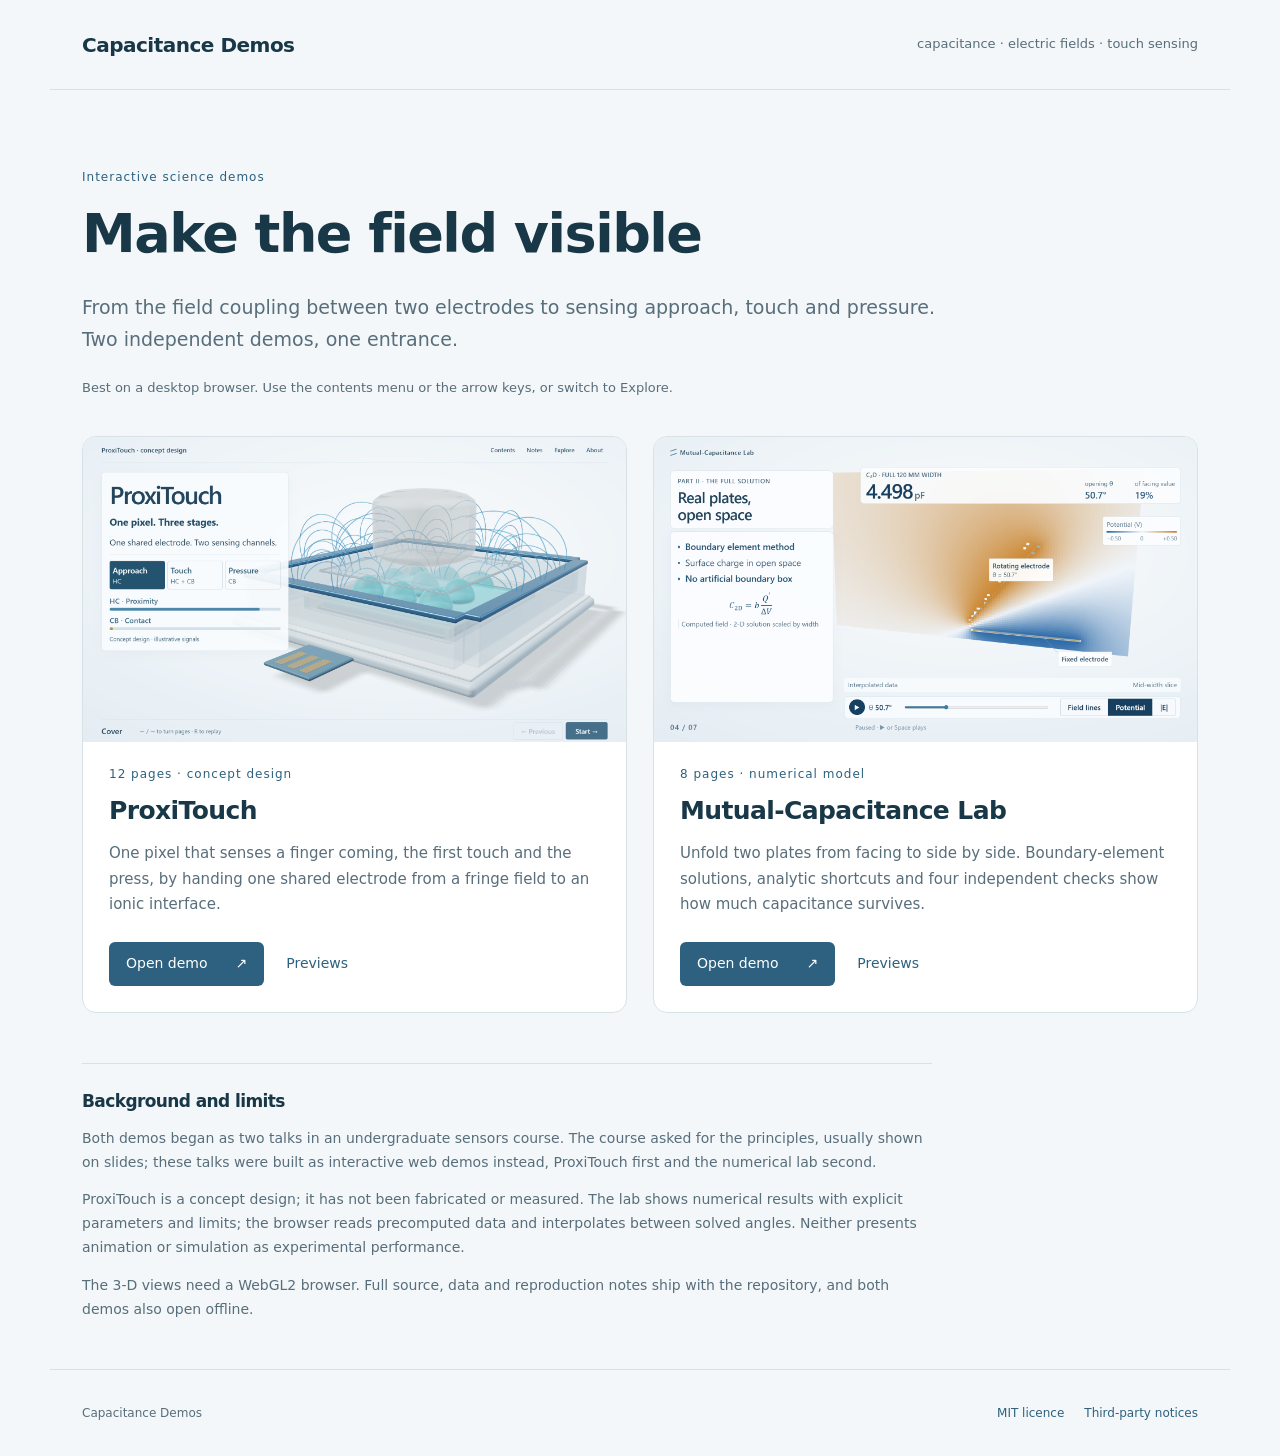
<file: index.html>
<!doctype html>
<html lang="en">
<head>
  <meta charset="utf-8">
  <meta name="viewport" content="width=device-width, initial-scale=1">
  <meta name="description" content="Interactive science demos on capacitance, touch sensing and electric-field models.">
  <title>Capacitance Demos · interactive science demos</title>
  <style>:root{color-scheme:light;--ink:#183747;--muted:#586e7b;--line:#d7e1e6;--accent:#2d617f;--bg:#f3f7f9}*{box-sizing:border-box}body{margin:0;background:var(--bg);color:var(--ink);font-family:Inter,"Segoe UI",system-ui,-apple-system,Arial,sans-serif;line-height:1.7}a{color:var(--accent);text-decoration:none}a:hover{text-decoration:underline}a:focus-visible{outline:3px solid #77a4c0;outline-offset:5px;border-radius:4px}header,main,footer{max-width:1180px;margin:auto;padding-left:32px;padding-right:32px}header{height:90px;display:flex;align-items:center;justify-content:space-between;border-bottom:1px solid var(--line)}.brand{font-size:20px;font-weight:700;color:var(--ink);letter-spacing:-.5px}header>span{font-size:13px;color:var(--muted)}.intro{padding:65px 0 36px}.eyebrow,.tag{font-size:12px;letter-spacing:1px;color:var(--accent)}h1{font-size:clamp(34px,5vw,54px);line-height:1.25;margin:13px 0 23px;letter-spacing:-1.5px}.lead{font-size:19px;margin:0;color:var(--muted)}.instruction{font-size:13px;color:var(--muted);margin:22px 0 0}.projects{display:grid;grid-template-columns:repeat(2,minmax(0,1fr));gap:26px}.card{background:#fff;border:1px solid var(--line);border-radius:14px;overflow:hidden}.preview{display:block;overflow:hidden;background:#eaf0f4;aspect-ratio:16/9}.preview img{display:block;width:100%;height:100%;object-fit:cover}.card-body{padding:22px 26px 26px}.tag{margin:0 0 10px}h2{font-size:25px;line-height:1.35;margin:0 0 13px;letter-spacing:-.6px}.card-body>p:not(.tag){font-size:15px;color:var(--muted);margin:0;min-height:77px}.links{display:flex;gap:22px;align-items:center;margin-top:24px;font-size:14px}.primary{display:inline-flex;gap:28px;align-items:center;background:var(--accent);color:#fff;border-radius:6px;padding:10px 17px}.primary:hover{background:#214c66;text-decoration:none}.scope{border-top:1px solid var(--line);margin-top:50px;padding-top:26px;max-width:850px}.scope h2{font-size:17px}.scope p{font-size:14px;color:var(--muted)}footer{margin-top:48px;min-height:87px;border-top:1px solid var(--line);display:flex;gap:16px;align-items:center;justify-content:space-between;font-size:12px;color:var(--muted)}footer div{display:flex;gap:20px}@media(max-width:700px){header,main,footer{padding-left:20px;padding-right:20px}header{height:74px}header>span{display:none}.intro{padding:42px 0 29px}.lead{font-size:17px}.projects{grid-template-columns:1fr;gap:22px}.card-body{padding:21px}.card-body>p:not(.tag){min-height:0}.scope{margin-top:34px}footer{flex-wrap:wrap;padding-top:15px;padding-bottom:15px}}
</style>
</head>
<body>
  <header><a class="brand" href="./index.html">Capacitance Demos</a><span>capacitance · electric fields · touch sensing</span></header>
  <main>
    <section class="intro">
      <p class="eyebrow">Interactive science demos</p>
      <h1>Make the field visible</h1>
      <p class="lead">From the field coupling between two electrodes to sensing approach, touch and pressure.<br>Two independent demos, one entrance.</p>
      <p class="instruction">Best on a desktop browser. Use the contents menu or the arrow keys, or switch to Explore.</p>
    </section>
    <section class="projects" aria-label="Demos">
      <article class="card">
        <a class="preview" href="./projects/proxitouch/index.html" aria-label="Open the ProxiTouch demo"><img src="./projects/proxitouch/previews/01-cover.png" alt="ProxiTouch cover: a capacitive pixel with field lines and an approaching target" width="1920" height="1080"></a>
        <div class="card-body"><p class="tag">12 pages · concept design</p><h2>ProxiTouch</h2><p>One pixel that senses a finger coming, the first touch and the press, by handing one shared electrode from a fringe field to an ionic interface.</p><div class="links"><a class="primary" href="./projects/proxitouch/index.html">Open demo <span aria-hidden="true">↗</span></a><a href="./projects/proxitouch/previews/index.html">Previews</a></div></div>
      </article>
      <article class="card">
        <a class="preview" href="./projects/mutual-capacitance/index.html" aria-label="Open the Mutual-Capacitance Lab"><img src="./projects/mutual-capacitance/previews/05-field-potential.png" alt="Computed potential around a rotating electrode next to a fixed one" width="1920" height="1080"></a>
        <div class="card-body"><p class="tag">8 pages · numerical model</p><h2>Mutual-Capacitance Lab</h2><p>Unfold two plates from facing to side by side. Boundary-element solutions, analytic shortcuts and four independent checks show how much capacitance survives.</p><div class="links"><a class="primary" href="./projects/mutual-capacitance/index.html">Open demo <span aria-hidden="true">↗</span></a><a href="./projects/mutual-capacitance/previews/index.html">Previews</a></div></div>
      </article>
    </section>
    <aside class="scope"><h2>Background and limits</h2><p>Both demos began as two talks in an undergraduate sensors course. The course asked for the principles, usually shown on slides; these talks were built as interactive web demos instead, ProxiTouch first and the numerical lab second.</p><p>ProxiTouch is a concept design; it has not been fabricated or measured. The lab shows numerical results with explicit parameters and limits; the browser reads precomputed data and interpolates between solved angles. Neither presents animation or simulation as experimental performance.</p><p>The 3-D views need a WebGL2 browser. Full source, data and reproduction notes ship with the repository, and both demos also open offline.</p></aside>
  </main>
  <footer><span>Capacitance Demos</span><div><a href="./LICENSE">MIT licence</a><a href="./THIRD_PARTY_NOTICES.md">Third-party notices</a></div></footer>
</body>
</html>
</file>
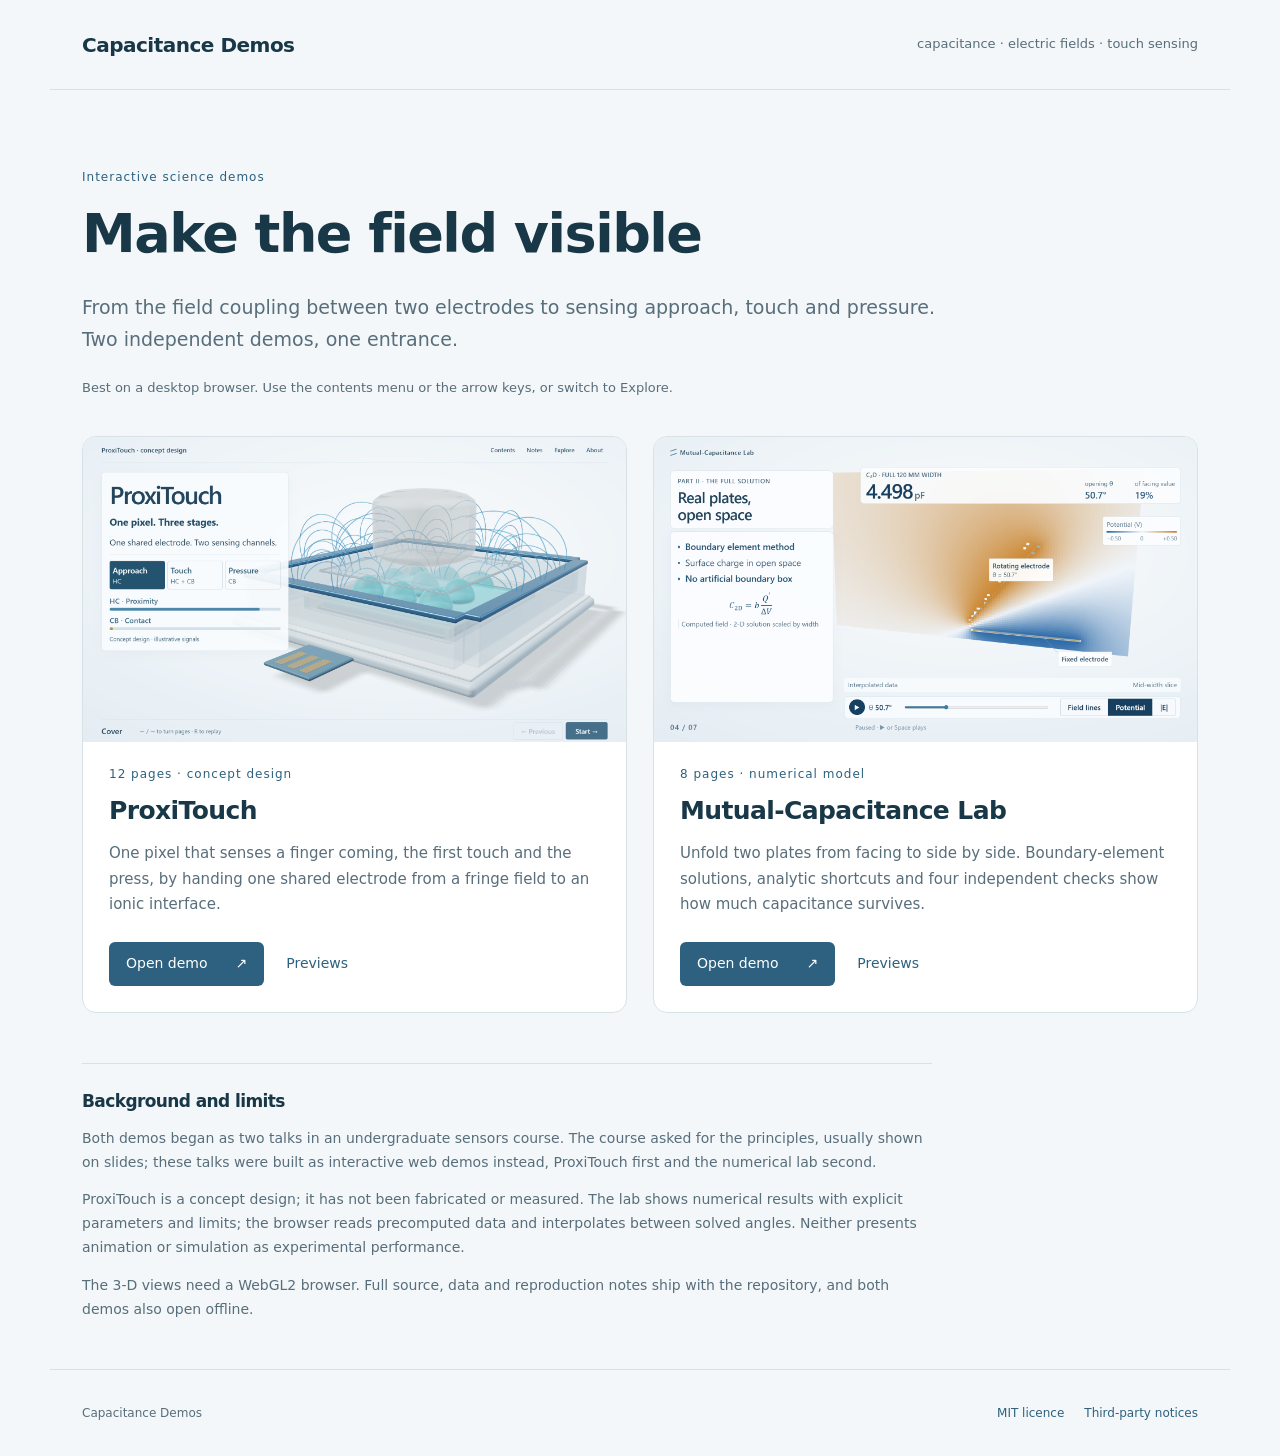
<file: source/index.html>
<!doctype html>
<html lang="en">
<head>
  <meta charset="utf-8">
  <meta name="viewport" content="width=device-width, initial-scale=1">
  <meta name="description" content="Interactive science demos on capacitance, touch sensing and electric-field models.">
  <title>Capacitance Demos · interactive science demos</title>
  <style>:root{color-scheme:light;--ink:#183747;--muted:#586e7b;--line:#d7e1e6;--accent:#2d617f;--bg:#f3f7f9}*{box-sizing:border-box}body{margin:0;background:var(--bg);color:var(--ink);font-family:Inter,"Segoe UI",system-ui,-apple-system,Arial,sans-serif;line-height:1.7}a{color:var(--accent);text-decoration:none}a:hover{text-decoration:underline}a:focus-visible{outline:3px solid #77a4c0;outline-offset:5px;border-radius:4px}header,main,footer{max-width:1180px;margin:auto;padding-left:32px;padding-right:32px}header{height:90px;display:flex;align-items:center;justify-content:space-between;border-bottom:1px solid var(--line)}.brand{font-size:20px;font-weight:700;color:var(--ink);letter-spacing:-.5px}header>span{font-size:13px;color:var(--muted)}.intro{padding:65px 0 36px}.eyebrow,.tag{font-size:12px;letter-spacing:1px;color:var(--accent)}h1{font-size:clamp(34px,5vw,54px);line-height:1.25;margin:13px 0 23px;letter-spacing:-1.5px}.lead{font-size:19px;margin:0;color:var(--muted)}.instruction{font-size:13px;color:var(--muted);margin:22px 0 0}.projects{display:grid;grid-template-columns:repeat(2,minmax(0,1fr));gap:26px}.card{background:#fff;border:1px solid var(--line);border-radius:14px;overflow:hidden}.preview{display:block;overflow:hidden;background:#eaf0f4;aspect-ratio:16/9}.preview img{display:block;width:100%;height:100%;object-fit:cover}.card-body{padding:22px 26px 26px}.tag{margin:0 0 10px}h2{font-size:25px;line-height:1.35;margin:0 0 13px;letter-spacing:-.6px}.card-body>p:not(.tag){font-size:15px;color:var(--muted);margin:0;min-height:77px}.links{display:flex;gap:22px;align-items:center;margin-top:24px;font-size:14px}.primary{display:inline-flex;gap:28px;align-items:center;background:var(--accent);color:#fff;border-radius:6px;padding:10px 17px}.primary:hover{background:#214c66;text-decoration:none}.scope{border-top:1px solid var(--line);margin-top:50px;padding-top:26px;max-width:850px}.scope h2{font-size:17px}.scope p{font-size:14px;color:var(--muted)}footer{margin-top:48px;min-height:87px;border-top:1px solid var(--line);display:flex;gap:16px;align-items:center;justify-content:space-between;font-size:12px;color:var(--muted)}footer div{display:flex;gap:20px}@media(max-width:700px){header,main,footer{padding-left:20px;padding-right:20px}header{height:74px}header>span{display:none}.intro{padding:42px 0 29px}.lead{font-size:17px}.projects{grid-template-columns:1fr;gap:22px}.card-body{padding:21px}.card-body>p:not(.tag){min-height:0}.scope{margin-top:34px}footer{flex-wrap:wrap;padding-top:15px;padding-bottom:15px}}
</style>
</head>
<body>
  <header><a class="brand" href="./index.html">Capacitance Demos</a><span>capacitance · electric fields · touch sensing</span></header>
  <main>
    <section class="intro">
      <p class="eyebrow">Interactive science demos</p>
      <h1>Make the field visible</h1>
      <p class="lead">From the field coupling between two electrodes to sensing approach, touch and pressure.<br>Two independent demos, one entrance.</p>
      <p class="instruction">Best on a desktop browser. Use the contents menu or the arrow keys, or switch to Explore.</p>
    </section>
    <section class="projects" aria-label="Demos">
      <article class="card">
        <a class="preview" href="./projects/proxitouch/index.html" aria-label="Open the ProxiTouch demo"><img src="./projects/proxitouch/previews/01-cover.png" alt="ProxiTouch cover: a capacitive pixel with field lines and an approaching target" width="1920" height="1080"></a>
        <div class="card-body"><p class="tag">12 pages · concept design</p><h2>ProxiTouch</h2><p>One pixel that senses a finger coming, the first touch and the press, by handing one shared electrode from a fringe field to an ionic interface.</p><div class="links"><a class="primary" href="./projects/proxitouch/index.html">Open demo <span aria-hidden="true">↗</span></a><a href="./projects/proxitouch/previews/index.html">Previews</a></div></div>
      </article>
      <article class="card">
        <a class="preview" href="./projects/mutual-capacitance/index.html" aria-label="Open the Mutual-Capacitance Lab"><img src="./projects/mutual-capacitance/previews/05-field-potential.png" alt="Computed potential around a rotating electrode next to a fixed one" width="1920" height="1080"></a>
        <div class="card-body"><p class="tag">8 pages · numerical model</p><h2>Mutual-Capacitance Lab</h2><p>Unfold two plates from facing to side by side. Boundary-element solutions, analytic shortcuts and four independent checks show how much capacitance survives.</p><div class="links"><a class="primary" href="./projects/mutual-capacitance/index.html">Open demo <span aria-hidden="true">↗</span></a><a href="./projects/mutual-capacitance/previews/index.html">Previews</a></div></div>
      </article>
    </section>
    <aside class="scope"><h2>Background and limits</h2><p>Both demos began as two talks in an undergraduate sensors course. The course asked for the principles, usually shown on slides; these talks were built as interactive web demos instead, ProxiTouch first and the numerical lab second.</p><p>ProxiTouch is a concept design; it has not been fabricated or measured. The lab shows numerical results with explicit parameters and limits; the browser reads precomputed data and interpolates between solved angles. Neither presents animation or simulation as experimental performance.</p><p>The 3-D views need a WebGL2 browser. Full source, data and reproduction notes ship with the repository, and both demos also open offline.</p></aside>
  </main>
  <footer><span>Capacitance Demos</span><div><a href="../LICENSE">MIT licence</a><a href="./THIRD_PARTY_NOTICES.md">Third-party notices</a></div></footer>
</body>
</html>
</file>
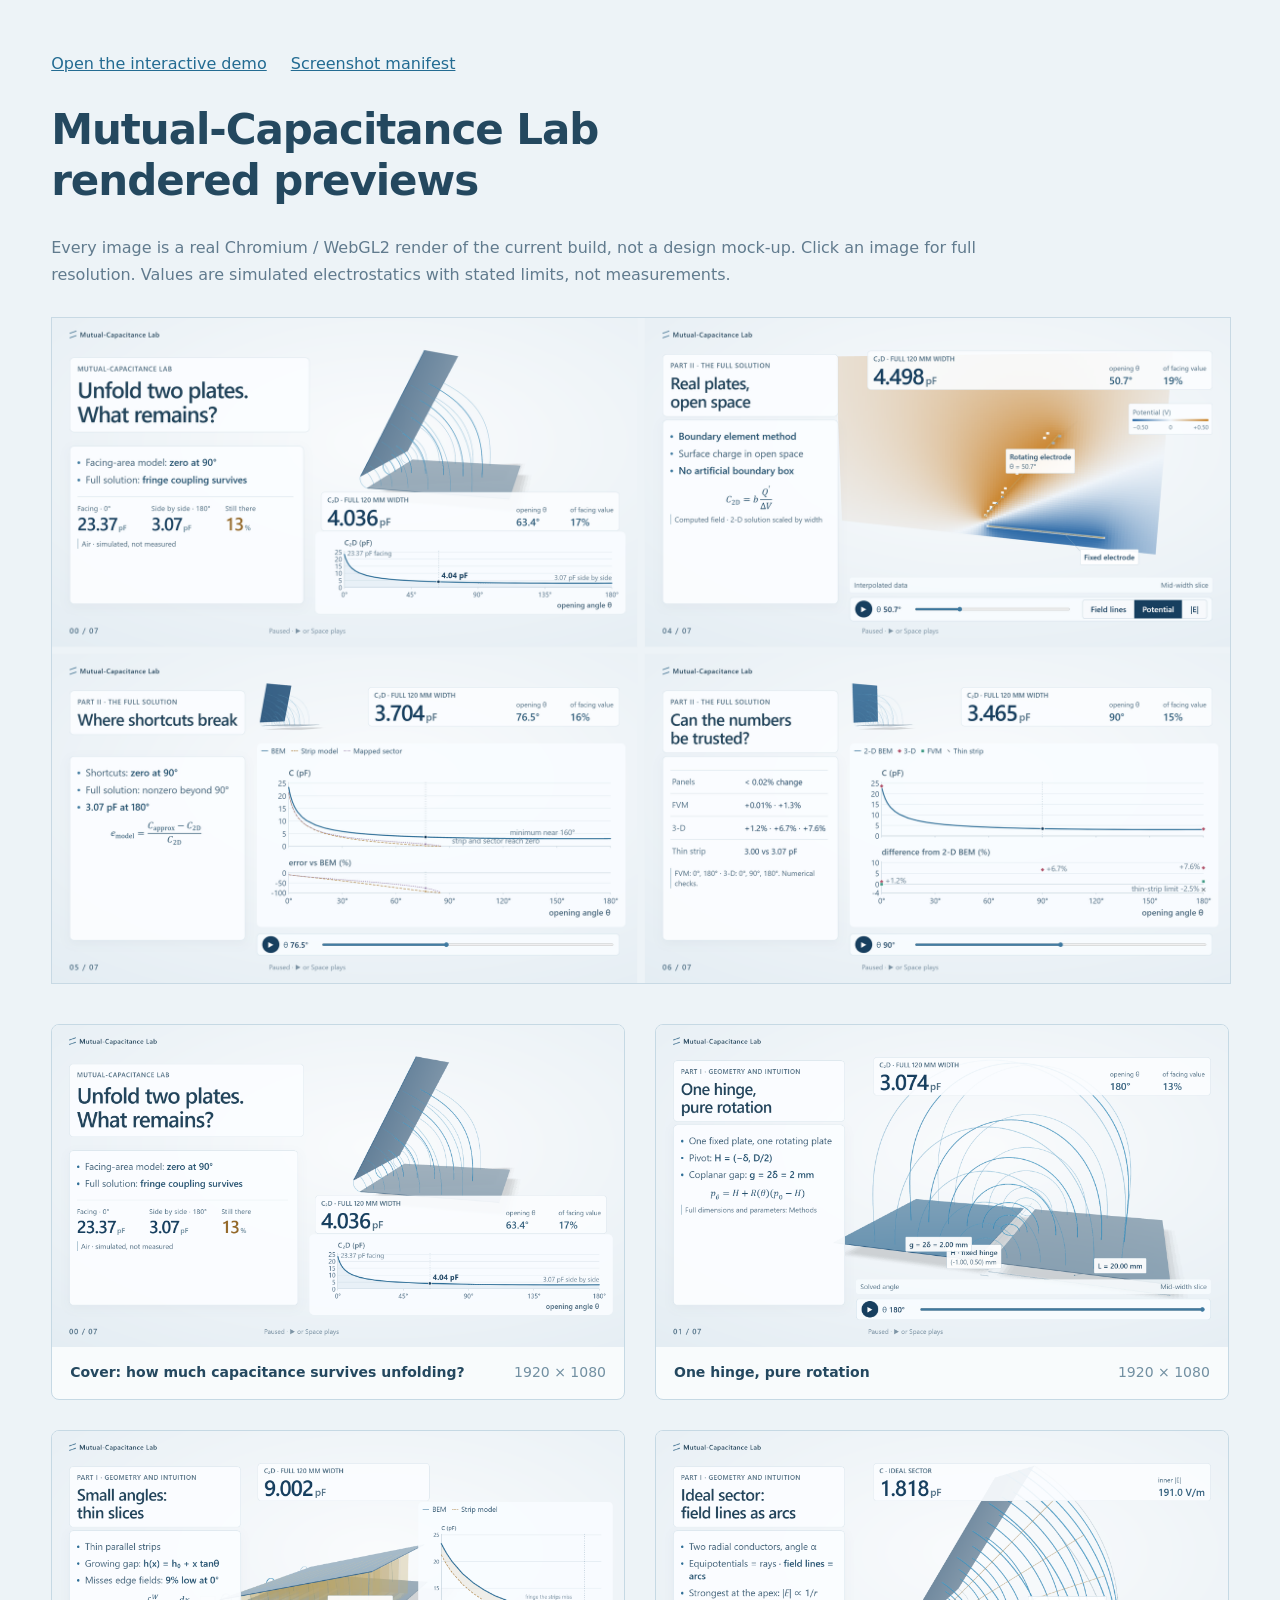
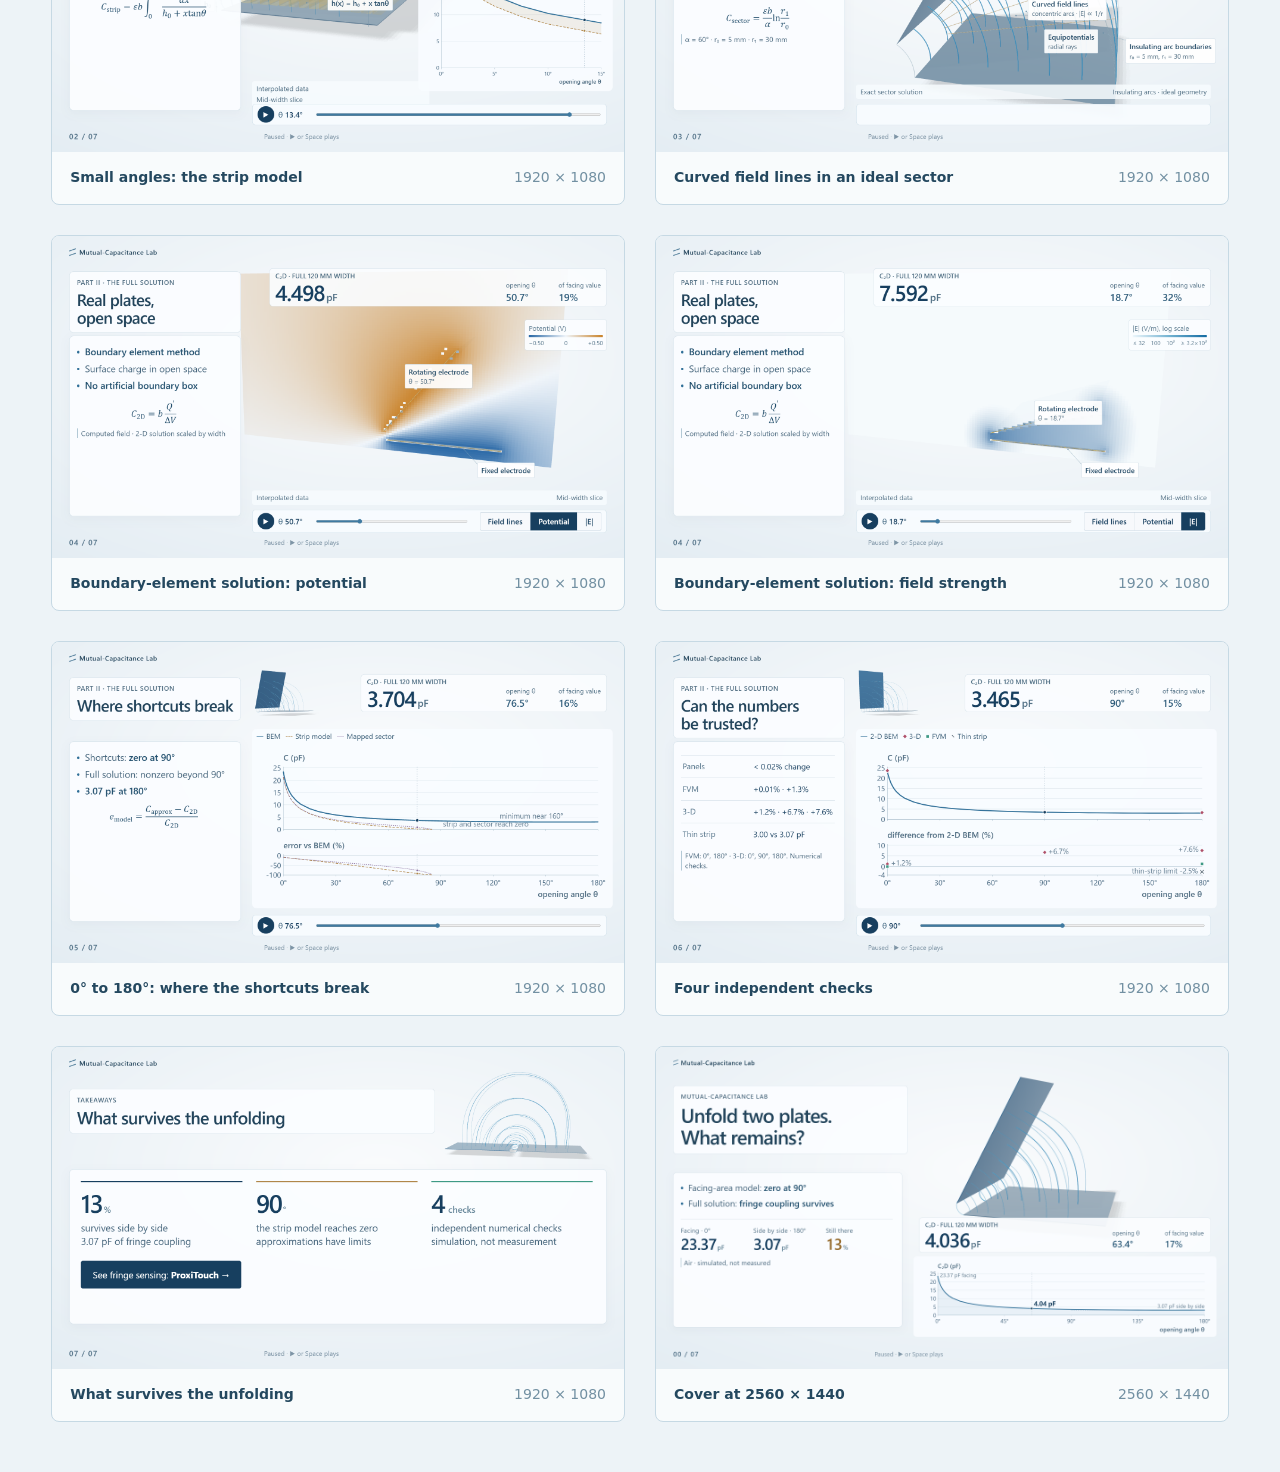
<file: projects/mutual-capacitance/previews/index.html>
<!doctype html><html lang="en"><meta charset="utf-8"><meta name="viewport" content="width=device-width,initial-scale=1"><title>Mutual-Capacitance Lab | Previews</title><style>body{margin:0;background:#edf3f7;color:#24485f;font:16px/1.7 Inter,"Segoe UI",system-ui,Arial,sans-serif}main{max-width:1500px;margin:auto;padding:50px 4vw}h1{font-weight:600;letter-spacing:-.025em;font-size:42px;line-height:1.2}p{max-width:1000px;color:#617b8e}a{color:#236b92}.grid{display:grid;grid-template-columns:repeat(2,minmax(0,1fr));gap:30px}figure{margin:0;background:#f8fbfc;border:1px solid #c6d9e4;border-radius:8px;overflow:hidden}img{display:block;width:100%;height:auto}figcaption{padding:14px 18px;display:flex;justify-content:space-between;gap:15px;font-size:14px}figcaption b{font-weight:550}figcaption span{color:#7290a2;white-space:nowrap}.wall{margin:28px 0 40px;border:1px solid #c8d9e4}nav{display:flex;gap:24px}@media(max-width:850px){.grid{grid-template-columns:1fr}h1{font-size:30px}}</style><main><nav><a href="../index.html">Open the interactive demo</a><a href="manifest.json">Screenshot manifest</a></nav><h1>Mutual-Capacitance Lab<br>rendered previews</h1><p>Every image is a real Chromium / WebGL2 render of the current build, not a design mock-up. Click an image for full resolution. Values are simulated electrostatics with stated limits, not measurements.</p><a href="overview.png"><img class="wall" src="overview.png" alt="Overview of four representative pages"></a><div class="grid"><figure><a href="01-cover.png"><img src="01-cover.png" loading="lazy" width="1920" height="1080" alt="Cover: how much capacitance survives unfolding?"></a><figcaption><b>Cover: how much capacitance survives unfolding?</b><span>1920 × 1080</span></figcaption></figure><figure><a href="02-hinge-geometry.png"><img src="02-hinge-geometry.png" loading="lazy" width="1920" height="1080" alt="One hinge, pure rotation"></a><figcaption><b>One hinge, pure rotation</b><span>1920 × 1080</span></figcaption></figure><figure><a href="03-small-angle-strips.png"><img src="03-small-angle-strips.png" loading="lazy" width="1920" height="1080" alt="Small angles: the strip model"></a><figcaption><b>Small angles: the strip model</b><span>1920 × 1080</span></figcaption></figure><figure><a href="04-ideal-sector.png"><img src="04-ideal-sector.png" loading="lazy" width="1920" height="1080" alt="Curved field lines in an ideal sector"></a><figcaption><b>Curved field lines in an ideal sector</b><span>1920 × 1080</span></figcaption></figure><figure><a href="05-field-potential.png"><img src="05-field-potential.png" loading="lazy" width="1920" height="1080" alt="Boundary-element solution: potential"></a><figcaption><b>Boundary-element solution: potential</b><span>1920 × 1080</span></figcaption></figure><figure><a href="06-field-strength.png"><img src="06-field-strength.png" loading="lazy" width="1920" height="1080" alt="Boundary-element solution: field strength"></a><figcaption><b>Boundary-element solution: field strength</b><span>1920 × 1080</span></figcaption></figure><figure><a href="07-angle-sweep.png"><img src="07-angle-sweep.png" loading="lazy" width="1920" height="1080" alt="0° to 180°: where the shortcuts break"></a><figcaption><b>0° to 180°: where the shortcuts break</b><span>1920 × 1080</span></figcaption></figure><figure><a href="08-checks.png"><img src="08-checks.png" loading="lazy" width="1920" height="1080" alt="Four independent checks"></a><figcaption><b>Four independent checks</b><span>1920 × 1080</span></figcaption></figure><figure><a href="09-takeaways.png"><img src="09-takeaways.png" loading="lazy" width="1920" height="1080" alt="What survives the unfolding"></a><figcaption><b>What survives the unfolding</b><span>1920 × 1080</span></figcaption></figure><figure><a href="hero-2560.png"><img src="hero-2560.png" loading="lazy" width="2560" height="1440" alt="Cover at 2560 × 1440"></a><figcaption><b>Cover at 2560 × 1440</b><span>2560 × 1440</span></figcaption></figure></div></main></html>
</file>
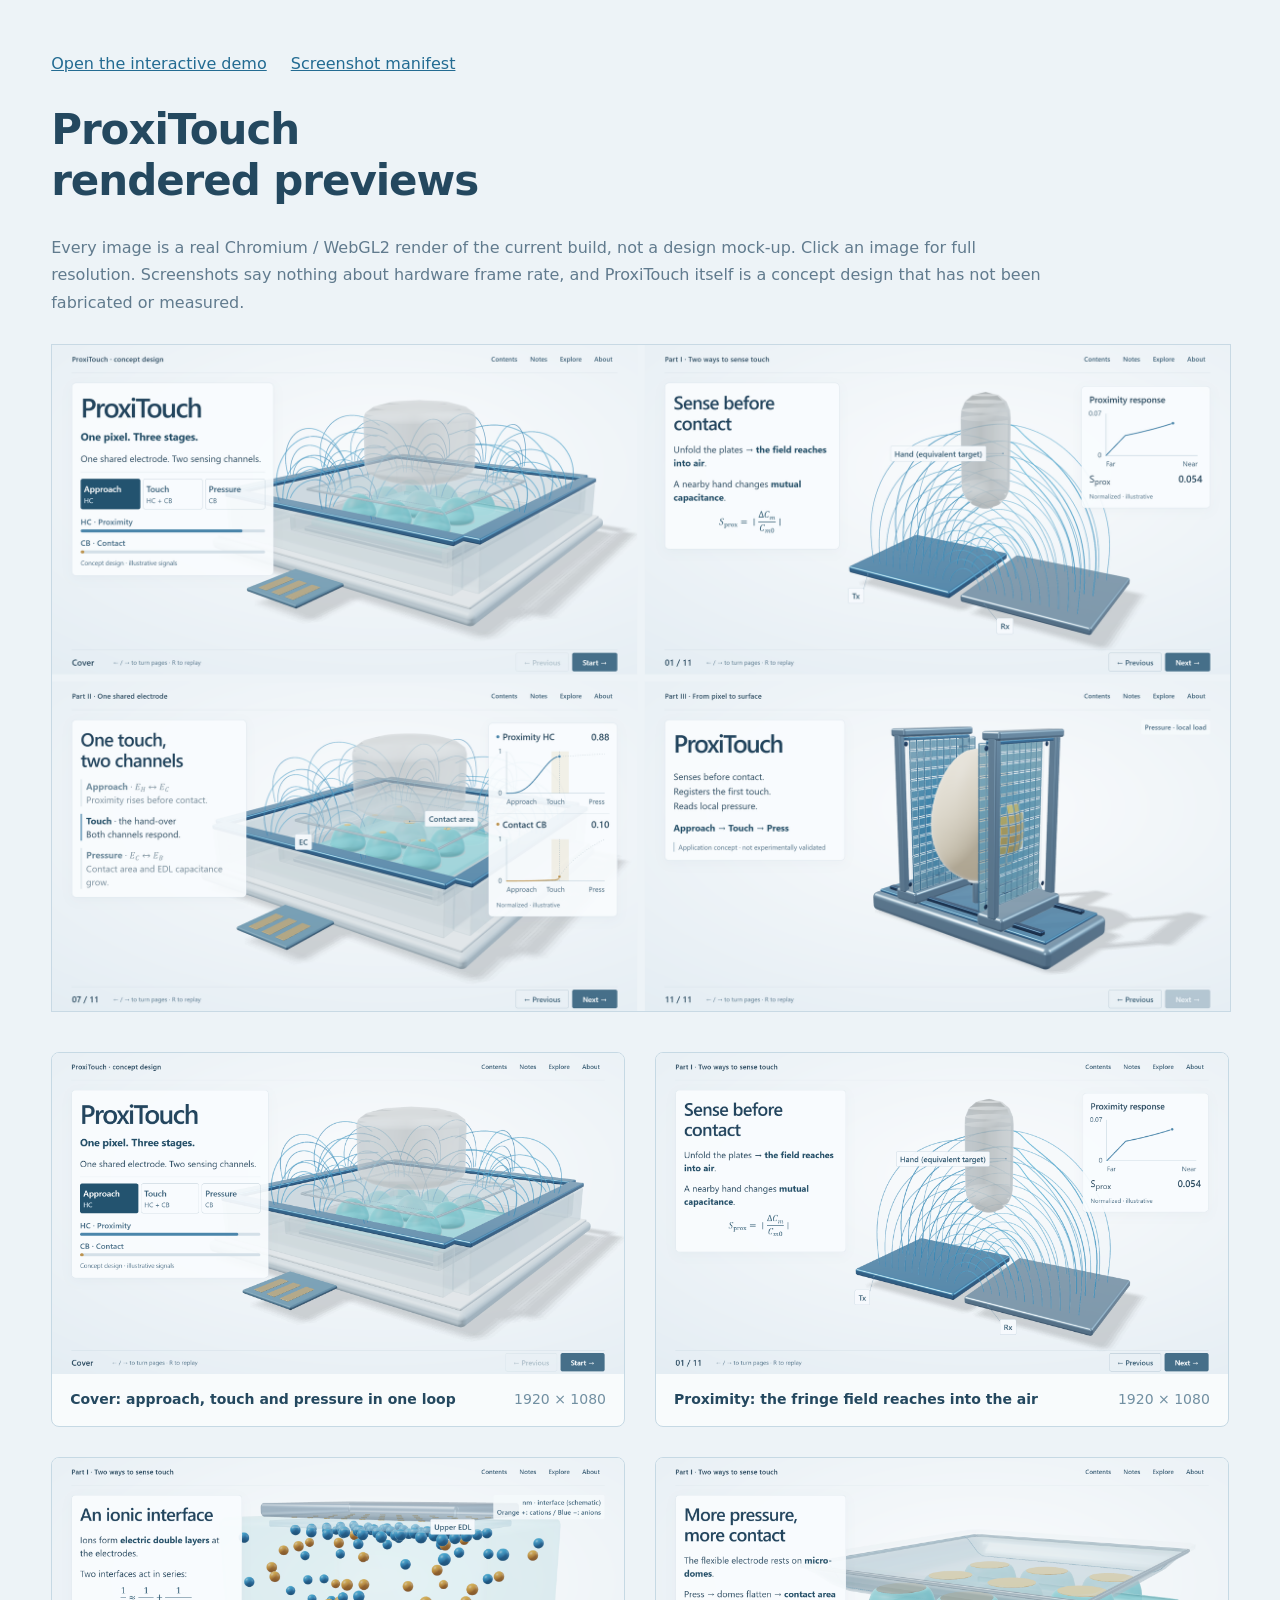
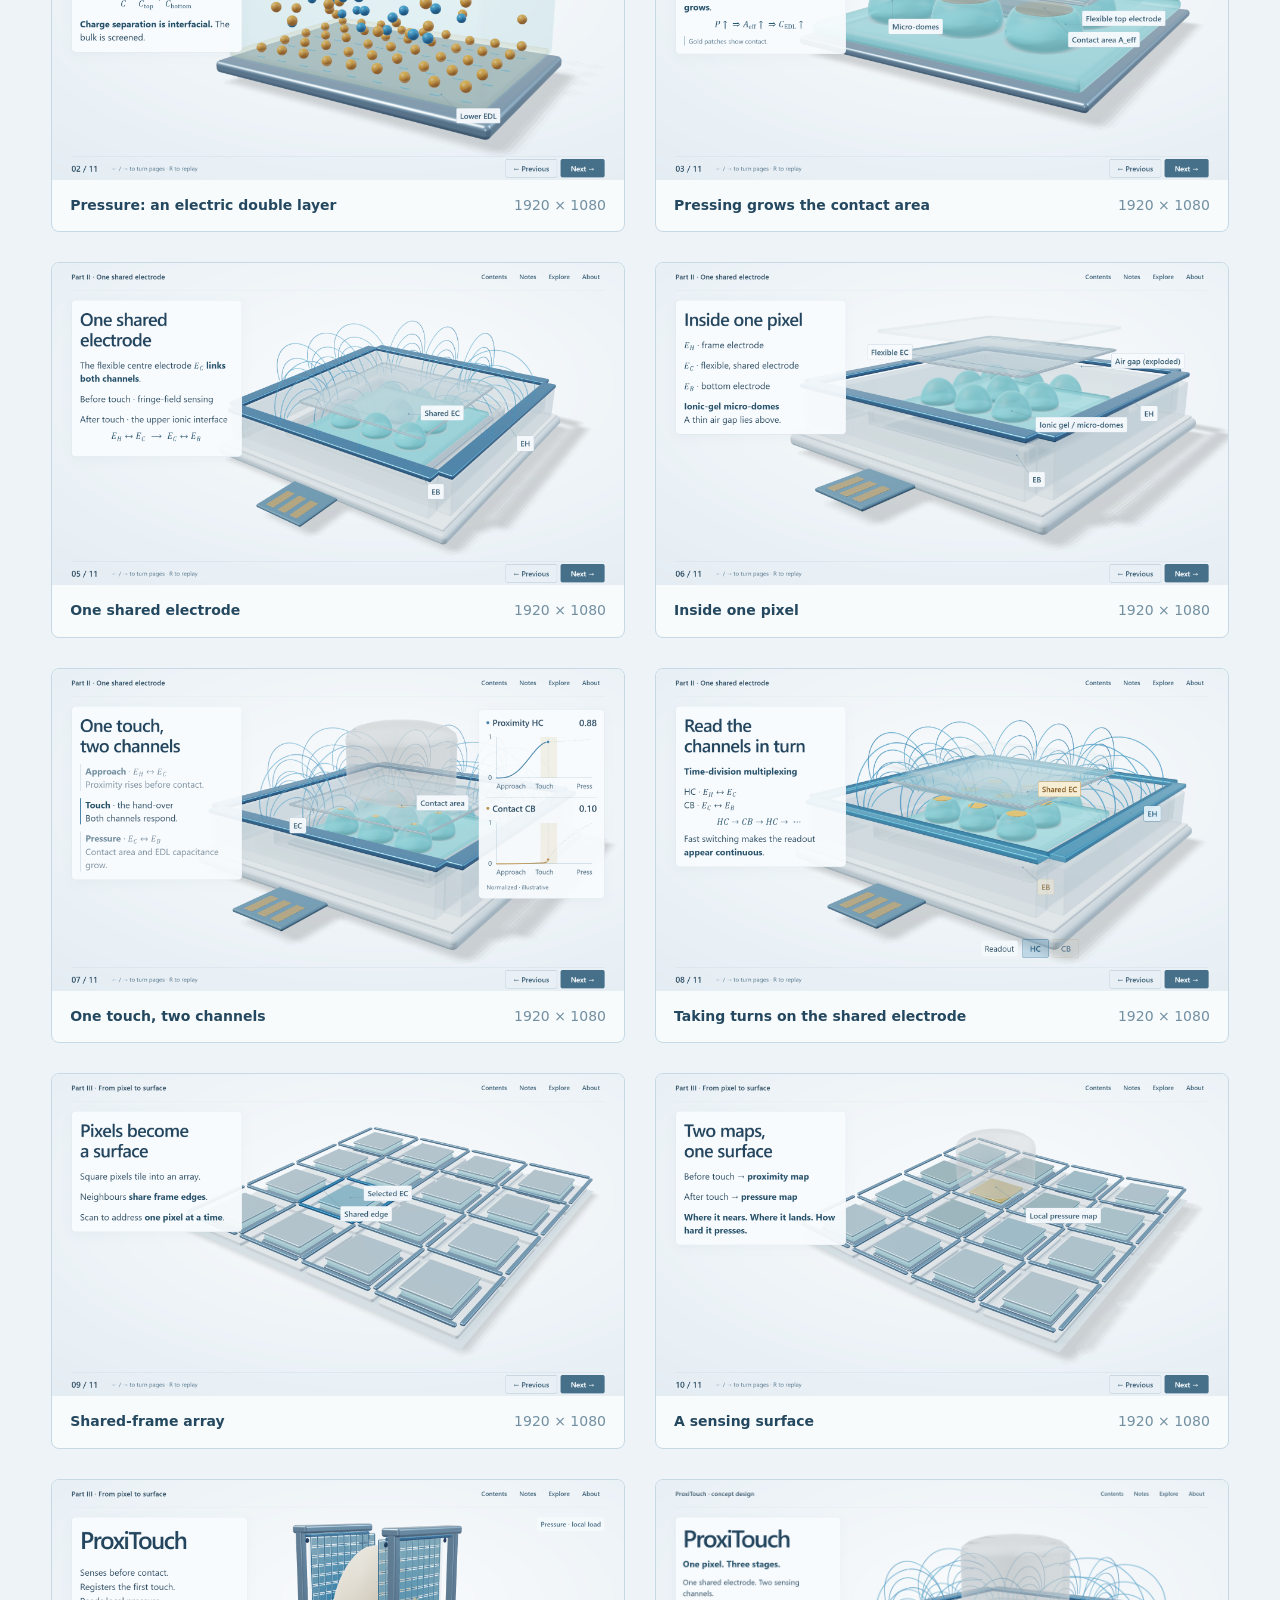
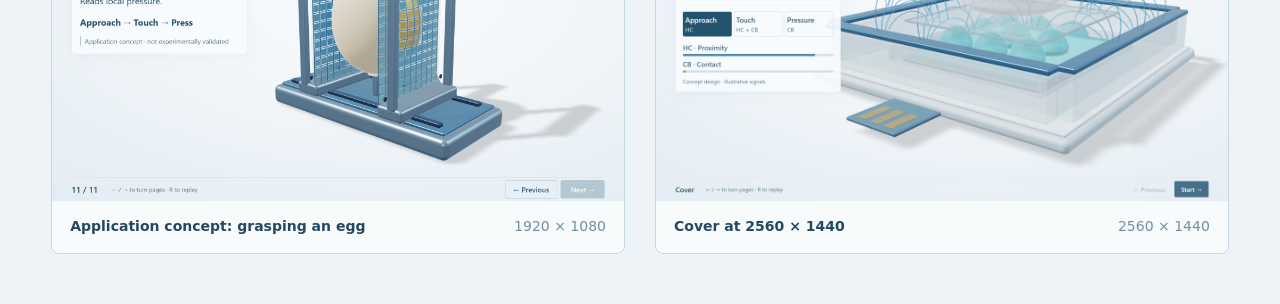
<file: projects/proxitouch/previews/index.html>
<!doctype html><html lang="en"><meta charset="utf-8"><meta name="viewport" content="width=device-width,initial-scale=1"><title>ProxiTouch | Previews</title><style>body{margin:0;background:#edf3f7;color:#24485f;font:16px/1.7 Inter,"Segoe UI",system-ui,Arial,sans-serif}main{max-width:1500px;margin:auto;padding:50px 4vw}h1{font-weight:600;letter-spacing:-.025em;font-size:42px;line-height:1.2}p{max-width:1000px;color:#617b8e}a{color:#236b92}.grid{display:grid;grid-template-columns:repeat(2,minmax(0,1fr));gap:30px}figure{margin:0;background:#f8fbfc;border:1px solid #c6d9e4;border-radius:8px;overflow:hidden}img{display:block;width:100%;height:auto}figcaption{padding:14px 18px;display:flex;justify-content:space-between;gap:15px;font-size:14px}figcaption b{font-weight:550}figcaption span{color:#7290a2;white-space:nowrap}.wall{margin:28px 0 40px;border:1px solid #c8d9e4}nav{display:flex;gap:24px}@media(max-width:850px){.grid{grid-template-columns:1fr}h1{font-size:30px}}</style><main><nav><a href="../index.html">Open the interactive demo</a><a href="manifest.json">Screenshot manifest</a></nav><h1>ProxiTouch<br>rendered previews</h1><p>Every image is a real Chromium / WebGL2 render of the current build, not a design mock-up. Click an image for full resolution. Screenshots say nothing about hardware frame rate, and ProxiTouch itself is a concept design that has not been fabricated or measured.</p><a href="overview.png"><img class="wall" src="overview.png" alt="Overview of four representative pages"></a><div class="grid"><figure><a href="01-cover.png"><img src="01-cover.png" loading="lazy" width="1920" height="1080" alt="Cover: approach, touch and pressure in one loop"></a><figcaption><b>Cover: approach, touch and pressure in one loop</b><span>1920 × 1080</span></figcaption></figure><figure><a href="02-fringe-field.png"><img src="02-fringe-field.png" loading="lazy" width="1920" height="1080" alt="Proximity: the fringe field reaches into the air"></a><figcaption><b>Proximity: the fringe field reaches into the air</b><span>1920 × 1080</span></figcaption></figure><figure><a href="03-ionic-interface.png"><img src="03-ionic-interface.png" loading="lazy" width="1920" height="1080" alt="Pressure: an electric double layer"></a><figcaption><b>Pressure: an electric double layer</b><span>1920 × 1080</span></figcaption></figure><figure><a href="04-contact-area.png"><img src="04-contact-area.png" loading="lazy" width="1920" height="1080" alt="Pressing grows the contact area"></a><figcaption><b>Pressing grows the contact area</b><span>1920 × 1080</span></figcaption></figure><figure><a href="05-shared-electrode.png"><img src="05-shared-electrode.png" loading="lazy" width="1920" height="1080" alt="One shared electrode"></a><figcaption><b>One shared electrode</b><span>1920 × 1080</span></figcaption></figure><figure><a href="06-pixel-structure.png"><img src="06-pixel-structure.png" loading="lazy" width="1920" height="1080" alt="Inside one pixel"></a><figcaption><b>Inside one pixel</b><span>1920 × 1080</span></figcaption></figure><figure><a href="07-two-channels.png"><img src="07-two-channels.png" loading="lazy" width="1920" height="1080" alt="One touch, two channels"></a><figcaption><b>One touch, two channels</b><span>1920 × 1080</span></figcaption></figure><figure><a href="08-multiplexing.png"><img src="08-multiplexing.png" loading="lazy" width="1920" height="1080" alt="Taking turns on the shared electrode"></a><figcaption><b>Taking turns on the shared electrode</b><span>1920 × 1080</span></figcaption></figure><figure><a href="09-shared-frame-array.png"><img src="09-shared-frame-array.png" loading="lazy" width="1920" height="1080" alt="Shared-frame array"></a><figcaption><b>Shared-frame array</b><span>1920 × 1080</span></figcaption></figure><figure><a href="10-sensing-surface.png"><img src="10-sensing-surface.png" loading="lazy" width="1920" height="1080" alt="A sensing surface"></a><figcaption><b>A sensing surface</b><span>1920 × 1080</span></figcaption></figure><figure><a href="11-egg-grasp.png"><img src="11-egg-grasp.png" loading="lazy" width="1920" height="1080" alt="Application concept: grasping an egg"></a><figcaption><b>Application concept: grasping an egg</b><span>1920 × 1080</span></figcaption></figure><figure><a href="hero-2560.png"><img src="hero-2560.png" loading="lazy" width="2560" height="1440" alt="Cover at 2560 × 1440"></a><figcaption><b>Cover at 2560 × 1440</b><span>2560 × 1440</span></figcaption></figure></div></main></html>
</file>
